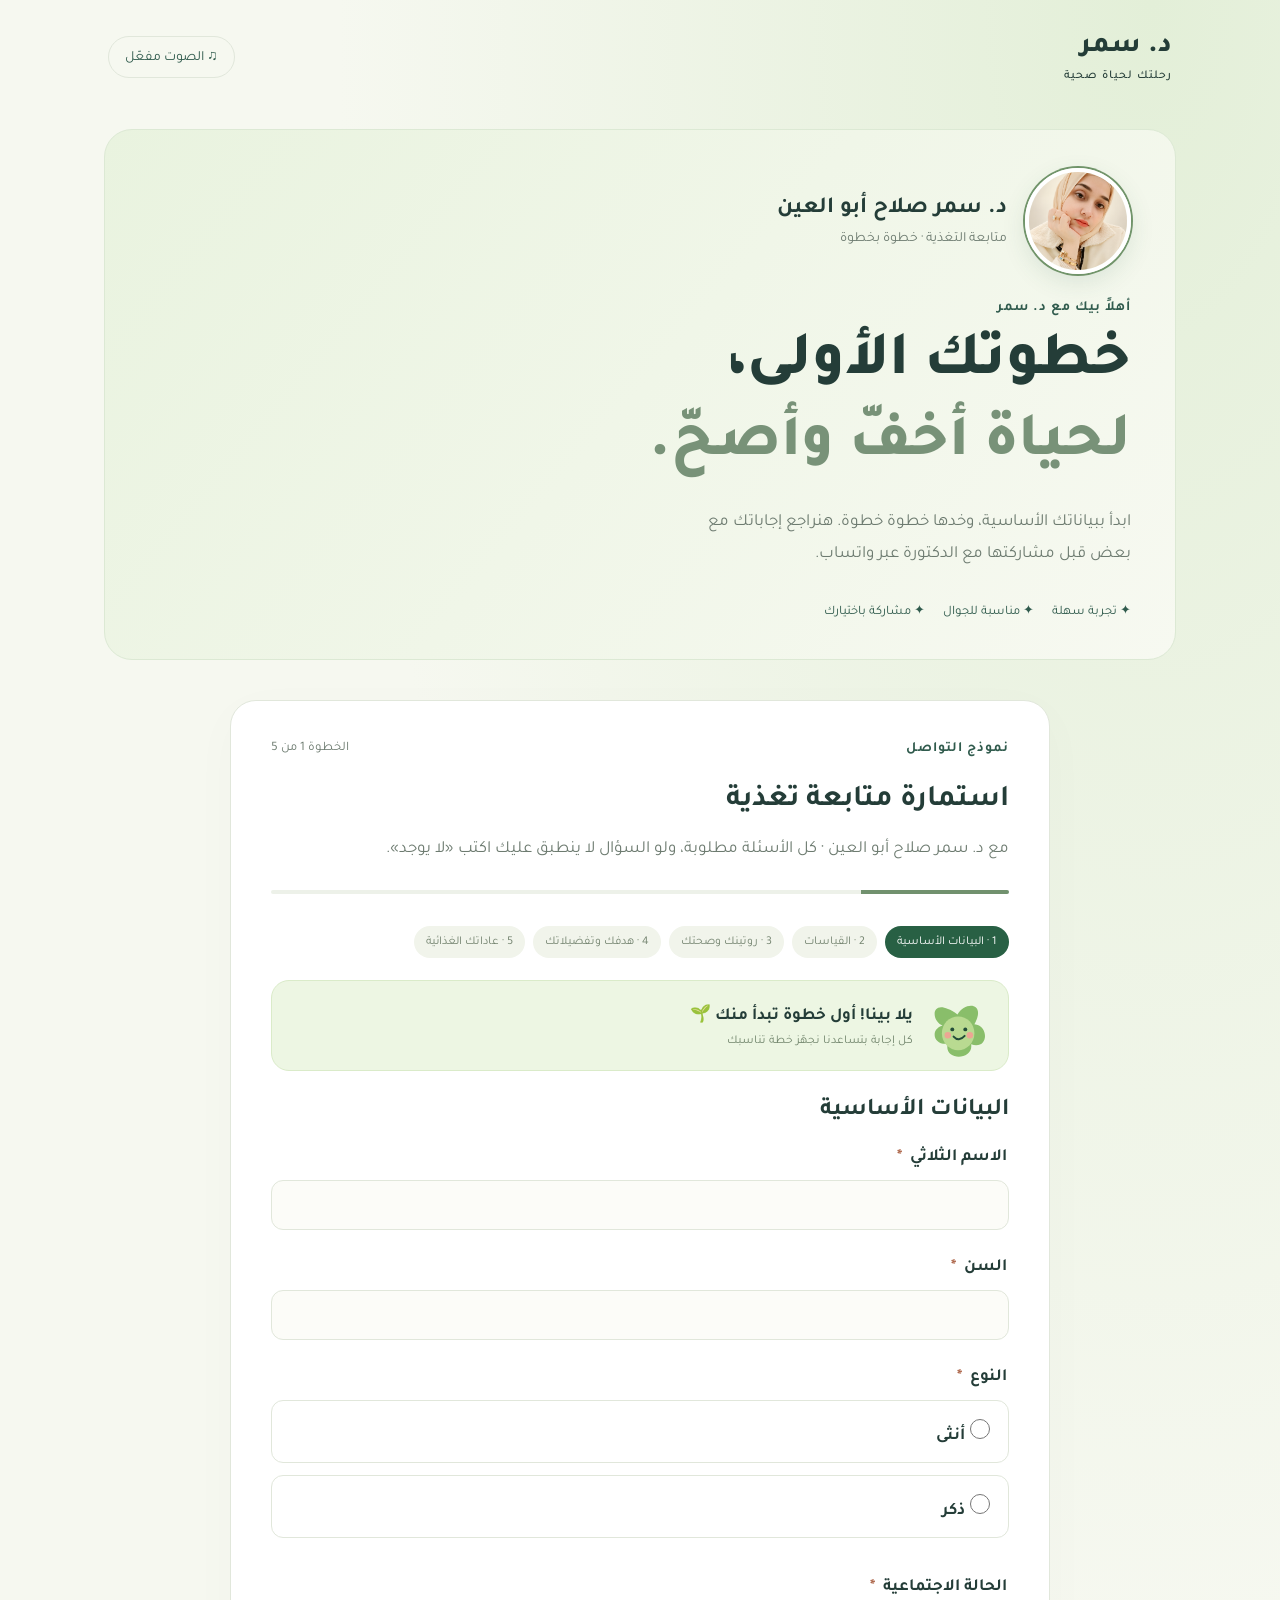
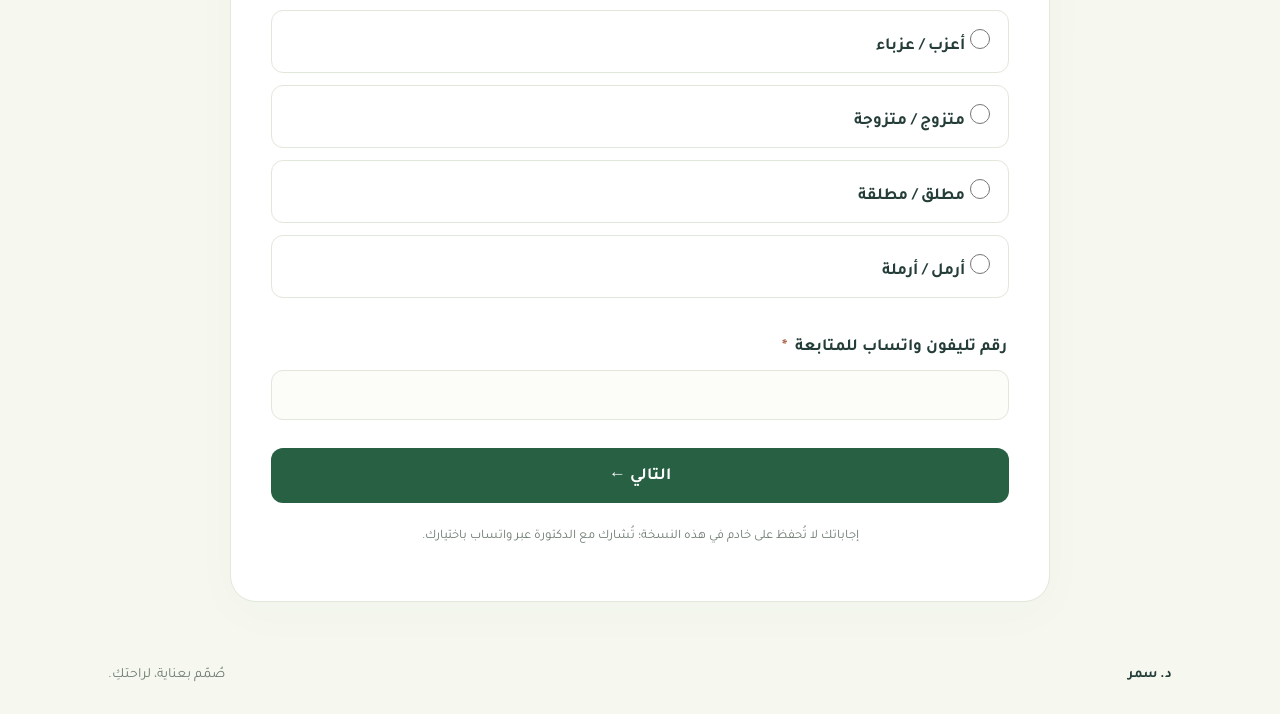
<file: index.html>
<!doctype html>
<html lang="ar" dir="rtl"><head><meta charset="utf-8"><meta name="viewport" content="width=device-width,initial-scale=1"><title>د. سمر صلاح أبو العين | متابعة التغذية</title><link rel="preconnect" href="https://fonts.googleapis.com"><link rel="preconnect" href="https://fonts.gstatic.com" crossorigin><link href="https://fonts.googleapis.com/css2?family=Tajawal:wght@400;500;700;800&display=swap" rel="stylesheet"><link rel="stylesheet" href="style.css"></head>
<body><header><a class="brand" href="#">د. سمر<span>رحلتك لحياة صحية</span></a><button id="sound" type="button" aria-pressed="true">♫ الصوت مفعّل</button></header><main><section class="intro hero-avatar"><div class="doctor-badge"><img id="doctor-photo" src="assets/doctor.png" alt="د. سمر صلاح أبو العين"><div><strong>د. سمر صلاح أبو العين</strong><span>متابعة التغذية · خطوة بخطوة</span></div></div><div class="copy"><span class="eyebrow">أهلاً بيك مع د. سمر</span><h1>خطوتك الأولى،<br><em>لحياة أخفّ وأصحّ.</em></h1><p>ابدأ ببياناتك الأساسية، وخدها خطوة خطوة. هنراجع إجاباتك مع بعض قبل مشاركتها مع الدكتورة عبر واتساب.</p><div class="tags"><span>✦ تجربة سهلة</span><span>✦ مناسبة للجوال</span><span>✦ مشاركة باختيارك</span></div></div></section><section class="form-card" aria-labelledby="form-title"><div class="form-top"><span class="eyebrow">نموذج التواصل</span><span id="progress-label"></span></div><h2 id="form-title">خلّينا نتعرّف عليكِ</h2><p id="form-description"></p><div class="progress"><div id="progress-bar"></div></div><div id="setup-note" class="notice" hidden>أسئلة النموذج الأصلي لم تُضف بعد، لأن رابط Google Forms غير متاح من بيئة التطوير. الإرسال سيتاح بعد نقل الأسئلة وتأكيد رقم الدكتورة.</div><nav id="step-nav" aria-label="مراحل النموذج"></nav><div class="coach"><svg viewBox="0 0 100 100" aria-hidden="true"><path d="M50 33C8 3 8 43 27 50C7 56 13 81 35 78C28 105 75 104 71 79C98 88 99 50 76 48C95 14 61 13 50 33Z" fill="#89be6a"/><ellipse cx="51" cy="62" rx="25" ry="26" fill="#b9da91"/><circle cx="42" cy="56" r="3" fill="#234d39"/><circle cx="62" cy="56" r="3" fill="#234d39"/><path d="M44 67Q52 76 61 66" fill="none" stroke="#234d39" stroke-width="3" stroke-linecap="round"/><circle cx="35" cy="65" r="5" fill="#eca693"/><circle cx="69" cy="65" r="5" fill="#eca693"/></svg><div><strong id="cheer" aria-live="polite"></strong><small>كل إجابة بتساعدنا نجهّز خطة تناسبك</small></div></div><h3 id="step-title" tabindex="-1"></h3><p id="form-error" role="alert" hidden></p><form id="consultation-form" novalidate><div id="questions"></div><div class="actions wizard-actions"><button class="secondary" id="back" type="button">→ السابق</button><button class="primary" id="review" type="submit">التالي ←</button></div></form><section id="summary" hidden><h3>قربنا خلاص! راجع إجاباتك 🌿</h3><p class="completion">شكرًا لوقتك ومشاركتك! الباقة تشمل تحليلًا شاملًا لحالتك، وخطة غذائية أسبوعية، ومتابعة يومية عبر واتساب، ومراجعة قياسات ومؤشرات تقدّمك. بعد إرسال الإجابات، ستتواصل معك الدكتورة خلال 24 ساعة بتفاصيل الباقة وسعرها وموعد بدء المتابعة.</p><dl id="answers"></dl><p class="privacy">بعد الإرسال، تُحفظ إجاباتك في لوحة خاصة بالدكتورة لمراجعتها.</p><p id="submission-status" role="status" aria-live="polite"></p><div class="actions"><button id="send" class="primary" type="button">إرسال الاستمارة ✓</button><button id="edit" class="secondary" type="button">تعديل الإجابات</button></div></section><p class="privacy">تُحفظ إجاباتك للدكتورة عند الضغط على إرسال الاستمارة.</p></section></main><footer>د. سمر <span>صُمّم بعناية، لراحتكِ.</span></footer><script src="form-config.js"></script><script src="app.js"></script></body></html>
</file>
<file: style.css>
*{box-sizing:border-box} :root{--ink:#243d38;--muted:#6d7b70;--green:#305b4d;--cream:#f7f5ed;--line:#e1e7db}body{margin:0;color:var(--ink);background:var(--cream);font-family:Tajawal,Arial,sans-serif;font-size:17px}button,input,textarea,select{font:inherit}button,a,label{ -webkit-tap-highlight-color:transparent}button{cursor:pointer}header,main,footer{max-width:1120px;margin:auto}header{display:flex;justify-content:space-between;align-items:center;padding:30px 28px}.brand{font-size:28px;font-weight:800;color:var(--ink);text-decoration:none}.brand span{display:block;font-size:12px;font-weight:500;letter-spacing:1px;margin-top:5px}#sound{border:1px solid var(--line);background:transparent;border-radius:24px;padding:10px 16px;color:var(--green);font-size:14px}.intro{display:grid;grid-template-columns:1.2fr 1fr;gap:65px;align-items:center;padding:55px 28px 70px}.eyebrow{font-size:14px;letter-spacing:1px;color:var(--green);font-weight:700}h1{font-size:clamp(38px,5vw,62px);line-height:1.3;margin:22px 0;font-weight:800}h1 em{font-style:normal;color:#789278}.copy>p{line-height:1.9;color:var(--muted);max-width:430px}.tags{display:flex;flex-wrap:wrap;gap:18px;margin-top:30px;font-size:13px;color:var(--green)}.portrait{position:relative;background:#e5e8da;border-radius:150px 150px 28px 28px;height:420px;border:8px solid #eeeee3;box-shadow:0 20px 65px #2b4b3620}.portrait img{width:100%;height:100%;object-fit:cover;border-radius:inherit}.portrait-caption{position:absolute;bottom:18px;right:18px;left:18px;background:#ffffffdf;backdrop-filter:blur(12px);border-radius:18px;padding:18px 24px;font-size:24px;font-weight:800}.portrait-caption span{display:block;font-size:13px;font-weight:500;color:var(--muted);margin-top:6px}#photo-fallback{text-align:center;padding-top:65px}.monogram{font-size:86px;color:#7d947d}.upload{display:block;font-size:14px;text-decoration:underline;cursor:pointer;margin-top:14px}.upload input{display:none}.form-card{background:#fff;max-width:820px;margin:0 auto 65px;padding:40px;border:1px solid var(--line);border-radius:26px;box-shadow:0 12px 50px #25412c06}.form-top{display:flex;justify-content:space-between}#progress-label{font-size:13px;color:var(--muted)}h2{font-size:30px;margin-bottom:12px}#form-description{color:var(--muted);line-height:1.7}.progress{height:4px;background:#edf1e9;border-radius:4px;margin:25px 0 32px;overflow:hidden}#progress-bar{background:#71916e;height:100%;width:0;transition:width .25s}.field{margin:0 0 28px;padding:0;border:0}.field legend,.field>label{display:block;font-weight:700;margin-bottom:12px}.required{color:#ad664a;margin-right:4px}input:not([type=radio]):not([type=checkbox]):not([type=file]),textarea,select{width:100%;padding:14px 16px;border:1px solid var(--line);border-radius:12px;background:#fcfcf8;color:var(--ink)}textarea{min-height:110px;resize:vertical}.option{display:flex;align-items:center;gap:10px;border:1px solid var(--line);border-radius:12px;padding:15px;margin-bottom:10px;cursor:pointer}.option:has(input:checked){border-color:var(--green);background:#edf4ee}input{accent-color:var(--green)}:focus-visible{outline:3px solid #99b7a2;outline-offset:4px}.primary{background:var(--green);color:#fff;border:0;border-radius:12px;min-height:52px;padding:16px 24px;font-weight:700;width:100%;display:flex;align-items:center;justify-content:center;gap:25px}.primary:disabled{opacity:.45;cursor:not-allowed}.secondary{border:1px solid var(--line);background:white;border-radius:12px;padding:15px 24px;color:var(--ink)}.privacy{font-size:13px;line-height:1.8;color:var(--muted);text-align:center;margin-top:22px}.notice{background:#f7f3e8;border:1px solid #e7dbbd;border-radius:12px;padding:18px;line-height:1.8;margin-bottom:24px}dl{line-height:1.8}dt{font-weight:700;margin-top:18px}dd{margin:5px 0;white-space:pre-wrap;overflow-wrap:anywhere}.actions{display:flex;gap:12px}.actions .primary{flex:1}footer{padding:0 28px 30px;display:flex;justify-content:space-between;font-weight:700;font-size:14px}footer span{color:var(--muted);font-weight:400}[hidden]{display:none!important}@media(max-width:700px){header{padding:20px}.intro{grid-template-columns:1fr;gap:35px;padding:30px 20px 40px}.copy{text-align:center}.copy>p{margin-inline:auto}.tags{justify-content:center;gap:12px}.portrait{height:350px;width:min(100%,330px);margin:auto}.form-card{margin:0 14px 40px;padding:24px 20px}h2{font-size:25px}.actions{flex-direction:column}footer{padding-inline:20px;font-size:12px}}@media(prefers-reduced-motion:reduce){*{transition:none!important}}
body{background:radial-gradient(ellipse at 90% 0,#e3efd8,transparent 50%),#f6f8f0}.primary{background:#286044}#step-nav{display:flex;gap:8px;flex-wrap:wrap;margin-bottom:22px}#step-nav span{padding:9px 12px;border-radius:20px;background:#f1f4eb;font-size:12px;color:#73836f}#step-nav .active{color:#fff;background:#286044}#step-nav .done{color:#286044;background:#e3f1dc}.coach{display:flex;gap:12px;align-items:center;background:#edf6e3;border:1px solid #daebc9;padding:12px 18px;border-radius:18px;margin-bottom:26px}.coach svg{width:65px;flex-shrink:0}.coach strong{font-size:17px;display:block}.coach small{display:block;color:#70846b;font-size:12px;margin-top:7px}#step-title{font-size:24px;margin:22px 0}.wizard-actions{margin-top:28px}.wizard-actions .primary{flex:1}#form-error{color:#943f2c;background:#fff0e9;padding:12px;border-radius:10px;line-height:1.7}.completion{line-height:1.9;background:#edf6e3;padding:20px;border-radius:16px}.option input{width:20px;height:20px;flex-shrink:0}.field textarea{margin-top:8px}button:hover{filter:brightness(.95)}@media(max-width:700px){.wizard-actions{flex-direction:row}.wizard-actions .secondary{padding:12px 16px}.coach{padding:12px}.coach strong{font-size:15px}.intro{padding-top:15px}.portrait{height:285px;width:260px}.copy h1{font-size:38px}.tags{font-size:12px}.form-card{scroll-margin-top:15px}}

.hero-background{position:relative;isolation:isolate;overflow:hidden;border-radius:32px;margin:20px 24px 45px;min-height:420px;grid-template-columns:1fr;background:#e5efdd;padding:60px}.hero-background::before{content:"";position:absolute;inset:0;z-index:-2;background-image:var(--doctor-background);background-position:left 30%;background-size:cover}.hero-background::after{content:"";position:absolute;inset:0;z-index:-1;background:linear-gradient(to left,#e7f1df 10%,#e7f1dff0 42%,#e7f1df30 100%)}.hero-background .copy{max-width:600px}.hero-background.has-photo .copy{max-width:62%}.hero-background .portrait{height:auto;width:auto;border:0;background:none;box-shadow:none;border-radius:0;text-align:right}.hero-background .portrait img,.hero-background .portrait-caption{display:none}.hero-background #photo-fallback{padding:0;text-align:right}.hero-background .monogram,.hero-background #photo-fallback>p{display:none}.hero-background .portrait[aria-hidden]{visibility:visible}.hero-background .upload{display:inline-block}.hero-background.has-photo .portrait{display:none}@media(max-width:700px){.hero-background{margin:12px 14px 30px;padding:28px 22px;min-height:440px;display:flex;flex-direction:column;justify-content:flex-end;gap:10px}.hero-background.has-photo .copy{max-width:100%}.hero-background::before{background-position:center 20%}.hero-background::after{background:linear-gradient(to top,#e7f1df 8%,#e7f1dfee 48%,#e7f1df25 100%)}.hero-background .copy{text-align:right}.hero-background.has-photo{padding-top:220px;min-height:590px}.hero-background h1{font-size:34px}.hero-background .tags{justify-content:flex-start}.hero-background #photo-fallback{text-align:right}}

.hero-avatar{display:flex;flex-direction:column;align-items:flex-start;gap:24px;background:linear-gradient(130deg,#e9f3df,#f7f9f1);border:1px solid #dce9d4;border-radius:28px;margin:16px 24px 40px;padding:38px 44px}.doctor-badge{display:flex;align-items:center;gap:18px}.doctor-badge img{width:106px;height:106px;object-fit:cover;object-position:50% 35%;border-radius:50%;border:4px solid white;box-shadow:0 0 0 2px #71946a,0 8px 25px #315f4420}.doctor-badge strong{display:block;font-size:23px}.doctor-badge span{display:block;font-size:14px;color:var(--muted);margin-top:8px}.hero-avatar h1{margin-top:6px}.hero-avatar .copy{max-width:700px}@media(max-width:700px){.hero-avatar{margin:12px 14px 28px;padding:26px 22px;gap:22px}.doctor-badge{gap:14px}.doctor-badge img{width:82px;height:82px}.doctor-badge strong{font-size:19px}.doctor-badge span{font-size:12px}.hero-avatar .copy{text-align:right}.hero-avatar .tags{justify-content:flex-start}.hero-avatar h1{font-size:34px}}
</file>
